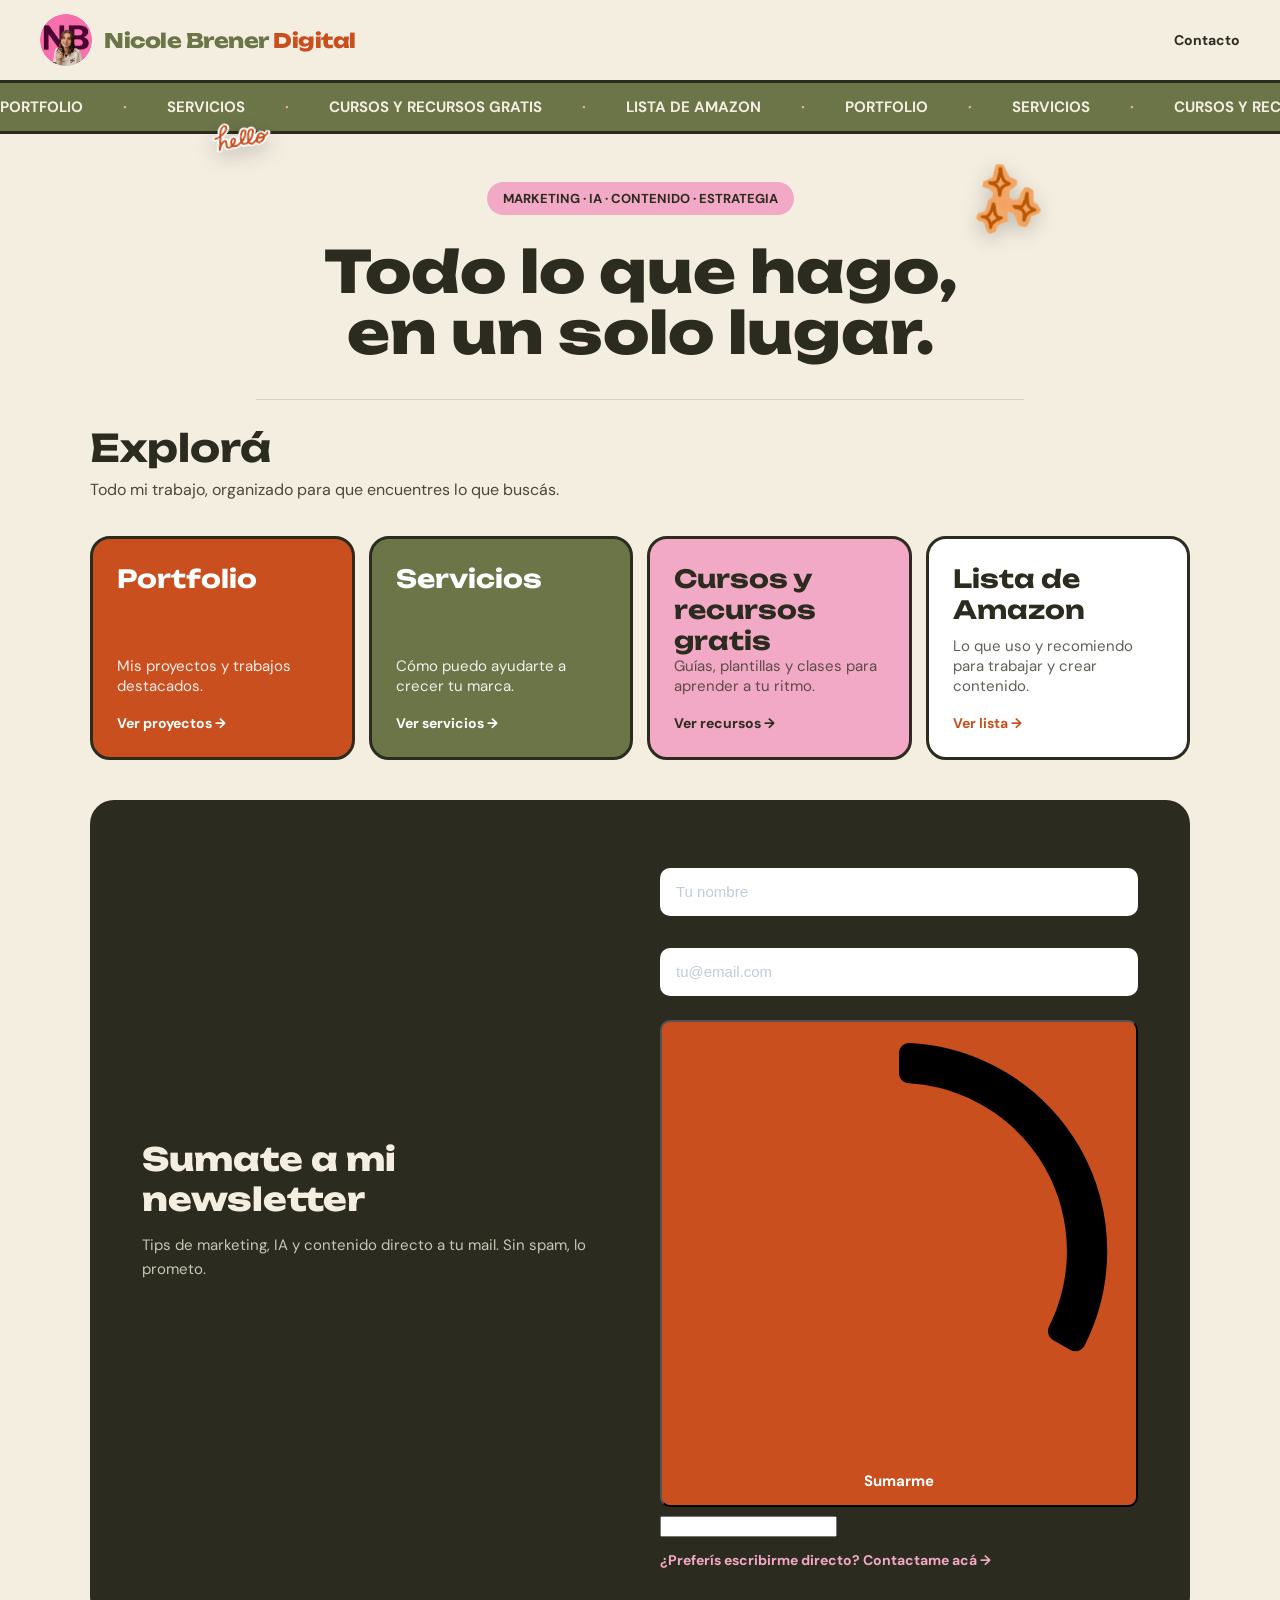
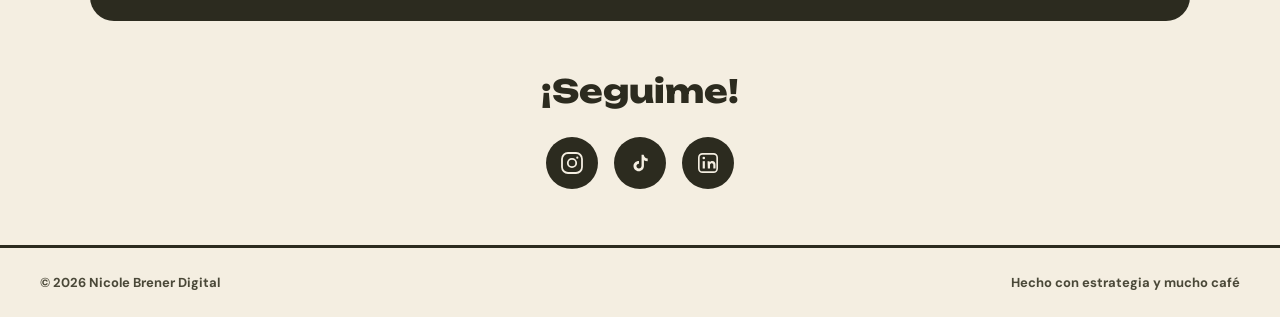
<file: index.html>
<!DOCTYPE html>
<html lang="es">
<head>
<meta charset="utf-8">
<!-- Google Tag Manager -->
<script>(function(w,d,s,l,i){w[l]=w[l]||[];w[l].push({'gtm.start':
new Date().getTime(),event:'gtm.js'});var f=d.getElementsByTagName(s)[0],
j=d.createElement(s),dl=l!='dataLayer'?'&l='+l:'';j.async=true;j.src=
'https://www.googletagmanager.com/gtm.js?id='+i+dl;f.parentNode.insertBefore(j,f);
})(window,document,'script','dataLayer','GTM-5FMBF49H');</script>
<!-- End Google Tag Manager -->
<meta name="viewport" content="width=device-width, initial-scale=1">
<title>Nicole Brener Digital</title>
<meta name="description" content="Portfolio, servicios, cursos y recursos de Nicole Brener Digital.">
<link rel="preconnect" href="https://fonts.googleapis.com">
<link rel="preconnect" href="https://fonts.gstatic.com" crossorigin>
<link href="https://fonts.googleapis.com/css2?family=Unbounded:wght@500;700;800&family=DM+Sans:wght@400;500;700&display=swap" rel="stylesheet">
<link rel="stylesheet" href="styles.css">

<!-- Begin Brevo Form: head assets -->
<style>
  @font-face {
    font-display: block;
    font-family: Roboto;
    src: url(https://assets.brevo.com/font/Roboto/Latin/normal/normal/7529907e9eaf8ebb5220c5f9850e3811.woff2) format("woff2"), url(https://assets.brevo.com/font/Roboto/Latin/normal/normal/25c678feafdc175a70922a116c9be3e7.woff) format("woff")
  }
  @font-face {
    font-display: fallback;
    font-family: Roboto;
    font-weight: 600;
    src: url(https://assets.brevo.com/font/Roboto/Latin/medium/normal/6e9caeeafb1f3491be3e32744bc30440.woff2) format("woff2"), url(https://assets.brevo.com/font/Roboto/Latin/medium/normal/71501f0d8d5aa95960f6475d5487d4c2.woff) format("woff")
  }
  @font-face {
    font-display: fallback;
    font-family: Roboto;
    font-weight: 700;
    src: url(https://assets.brevo.com/font/Roboto/Latin/bold/normal/3ef7cf158f310cf752d5ad08cd0e7e60.woff2) format("woff2"), url(https://assets.brevo.com/font/Roboto/Latin/bold/normal/ece3a1d82f18b60bcce0211725c476aa.woff) format("woff")
  }
  :where(.sib-form-message-panel) { display: none; }
  :where(.sib-form-message-panel .sib-notification__icon) { width: 20px; height: 20px; }
  #sib-container input:-ms-input-placeholder { font-family: Helvetica, sans-serif; text-align: left; color: #c0ccda; }
  #sib-container input::placeholder { font-family: Helvetica, sans-serif; text-align: left; color: #c0ccda; }
  #sib-container textarea::placeholder { font-family: Helvetica, sans-serif; text-align: left; color: #c0ccda; }
  #sib-container a { text-decoration: underline; color: #2BB2FC; }

  /* --- Reskin del widget de Brevo para que combine con la newsletter-box oscura del sitio --- */
  #sib-form-container { background: transparent !important; padding: 0 !important; }
  #sib-container {
    background: transparent !important;
    border: none !important;
    max-width: 100% !important;
    text-align: left !important;
  }
  #sib-form .sib-form-block { background: transparent !important; }
  #sib-form .sib-form-block p,
  #sib-form .entry__label,
  #sib-form .entry__specification { display: none !important; }
  #sib-form .form__entry { margin: 0; }
  #sib-form .entry__field { width: 100%; }
  #sib-form input.input {
    width: 100%;
    padding: 14px 16px;
    border-radius: 10px;
    border: none;
    font-size: 15px;
    font-family: 'DM Sans', sans-serif !important;
    box-sizing: border-box;
  }
  #sib-form .sib-input.sib-form-block { padding: 8px 0 !important; }
  #sib-form button.sib-form-block__button {
    width: 100%;
    background: #c94f1f !important;
    color: #fff !important;
    font-weight: 700 !important;
    font-size: 15px !important;
    padding: 14px 22px !important;
    border-radius: 10px !important;
    font-family: 'DM Sans', sans-serif !important;
    text-align: center !important;
    cursor: pointer;
  }
  #sib-form .sib-form-message-panel {
    font-family: 'DM Sans', sans-serif !important;
    border-radius: 12px !important;
    margin-top: 12px;
  }
</style>
<link rel="stylesheet" href="https://sibforms.com/forms/end-form/build/sib-styles.css">
<!-- End Brevo Form: head assets -->

<!-- Google tag (gtag.js) -->
<script async src="https://www.googletagmanager.com/gtag/js?id=G-BGZQY75JEX"></script>
<script>
  window.dataLayer = window.dataLayer || [];
  function gtag(){dataLayer.push(arguments);}
  gtag('js', new Date());
  gtag('config', 'G-BGZQY75JEX');
</script>
<!-- Meta Pixel Code -->
<script>
!function(f,b,e,v,n,t,s)
{if(f.fbq)return;n=f.fbq=function(){n.callMethod?
n.callMethod.apply(n,arguments):n.queue.push(arguments)};
if(!f._fbq)f._fbq=n;n.push=n;n.loaded=!0;n.version='2.0';
n.queue=[];t=b.createElement(e);t.async=!0;
t.src=v;s=b.getElementsByTagName(e)[0];
s.parentNode.insertBefore(t,s)}(window, document,'script',
'https://connect.facebook.net/en_US/fbevents.js');
fbq('init', '1725286001928372');
fbq('track', 'PageView');
</script>
<noscript><img height="1" width="1" style="display:none"
src="https://www.facebook.com/tr?id=1725286001928372&ev=PageView&noscript=1"
/></noscript>
<!-- End Meta Pixel Code -->
</head>
<body>
<!-- Google Tag Manager (noscript) -->
<noscript><iframe src="https://www.googletagmanager.com/ns.html?id=GTM-5FMBF49H"
height="0" width="0" style="display:none;visibility:hidden"></iframe></noscript>
<!-- End Google Tag Manager (noscript) -->
<div class="wrap">

  <nav class="nav">
    <div class="nav-brand">
      <img class="nav-logo" src="assets/logo.gif" alt="Nicole Brener Digital logo">
      <div class="nav-name">Nicole Brener <span>Digital</span></div>
    </div>
    <a class="nav-contact" href="mailto:contact@nicolebrenerdigital.com">Contacto</a>
  </nav>

  <div class="marquee">
    <div class="marquee-track">
      <div class="marquee-group">
        <span>PORTFOLIO</span><span class="dot">·</span>
        <span>SERVICIOS</span><span class="dot">·</span>
        <span>CURSOS Y RECURSOS GRATIS</span><span class="dot">·</span>
        <span>LISTA DE AMAZON</span><span class="dot">·</span>
      </div>
      <div class="marquee-group" aria-hidden="true">
        <span>PORTFOLIO</span><span class="dot">·</span>
        <span>SERVICIOS</span><span class="dot">·</span>
        <span>CURSOS Y RECURSOS GRATIS</span><span class="dot">·</span>
        <span>LISTA DE AMAZON</span><span class="dot">·</span>
      </div>
    </div>
  </div>

  <section class="hero" id="sobre-mi">
    <img class="sticker-sparkle" src="assets/sticker-sparkle.png" alt="">
    <div class="hero-badge">MARKETING · IA · CONTENIDO · ESTRATEGIA</div>
    <h1>Todo lo que hago,<br>en un solo lugar.</h1>
    <img class="sticker-hello" src="assets/sticker-hello.png" alt="">
  </section>

  <div class="divider"></div>

  <section class="links-section" id="links">
    <h2>Explorá</h2>
    <p>Todo mi trabajo, organizado para que encuentres lo que buscás.</p>
    <div class="links-grid">
      <a class="link-card card-portfolio" href="/portfolio/" target="_blank" rel="noopener">
        <div class="card-title">Portfolio</div>
        <div>
          <p>Mis proyectos y trabajos destacados.</p>
          <span class="card-cta">Ver proyectos →</span>
        </div>
      </a>
      <a class="link-card card-servicios" href="/servicios/" target="_blank" rel="noopener">
        <div class="card-title">Servicios</div>
        <div>
          <p>Cómo puedo ayudarte a crecer tu marca.</p>
          <span class="card-cta">Ver servicios →</span>
        </div>
      </a>
      <a class="link-card card-cursos" href="/cursos-y-recursos-gratis/">
        <div class="card-title">Cursos y recursos gratis</div>
        <div>
          <p>Guías, plantillas y clases para aprender a tu ritmo.</p>
          <span class="card-cta">Ver recursos →</span>
        </div>
      </a>
      <a class="link-card card-amazon" href="https://www.amazon.es/shop/nickibrener" target="_blank" rel="noopener">
        <div class="card-title">Lista de Amazon</div>
        <div>
          <p>Lo que uso y recomiendo para trabajar y crear contenido.</p>
          <span class="card-cta">Ver lista →</span>
        </div>
      </a>
    </div>
  </section>

  <section class="newsletter-section" id="contacto">
    <div class="newsletter-box">
      <div>
        <h2>Sumate a mi newsletter</h2>
        <p>Tips de marketing, IA y contenido directo a tu mail. Sin spam, lo prometo.</p>
      </div>
      <div class="newsletter-form-col">

        <!-- Begin Brevo Form: widget -->
        <div class="sib-form" style="text-align: center; background-color: transparent;">
          <div id="sib-form-container" class="sib-form-container">
            <div id="error-message" class="sib-form-message-panel" style="font-family:Helvetica, sans-serif; font-size:16px; text-align:left; color:#661d1d; background-color:#ffeded; border-color:#ff4949; border-radius:3px; max-width:540px;">
              <div class="sib-form-message-panel__text sib-form-message-panel__text--center">
                <svg viewBox="0 0 512 512" class="sib-icon sib-notification__icon"><path d="M256 40c118.621 0 216 96.075 216 216 0 119.291-96.61 216-216 216-119.244 0-216-96.562-216-216 0-119.203 96.602-216 216-216m0-32C119.043 8 8 119.083 8 256c0 136.997 111.043 248 248 248s248-111.003 248-248C504 119.083 392.957 8 256 8zm-11.49 120h22.979c6.823 0 12.274 5.682 11.99 12.5l-7 168c-.268 6.428-5.556 11.5-11.99 11.5h-8.979c-6.433 0-11.722-5.073-11.99-11.5l-7-168c-.283-6.818 5.167-12.5 11.99-12.5zM256 340c-15.464 0-28 12.536-28 28s12.536 28 28 28 28-12.536 28-28-12.536-28-28-28z"/></svg>
                <span class="sib-form-message-panel__inner-text">No hemos podido validar tu suscripción.</span>
              </div>
            </div>
            <div></div>
            <div id="success-message" class="sib-form-message-panel" style="font-family:Helvetica, sans-serif; font-size:16px; text-align:left; color:#085229; background-color:#e7faf0; border-color:#13ce66; border-radius:3px; max-width:540px;">
              <div class="sib-form-message-panel__text sib-form-message-panel__text--center">
                <svg viewBox="0 0 512 512" class="sib-icon sib-notification__icon"><path d="M256 8C119.033 8 8 119.033 8 256s111.033 248 248 248 248-111.033 248-248S392.967 8 256 8zm0 464c-118.664 0-216-96.055-216-216 0-118.663 96.055-216 216-216 118.664 0 216 96.055 216 216 0 118.663-96.055 216-216 216zm141.63-274.961L217.15 376.071c-4.705 4.667-12.303 4.637-16.97-.068l-85.878-86.572c-4.667-4.705-4.637-12.303.068-16.97l8.52-8.451c4.705-4.667 12.303-4.637 16.97.068l68.976 69.533 163.441-162.13c4.705-4.667 12.303-4.637 16.97.068l8.451 8.52c4.668 4.705 4.637 12.303-.068 16.97z"/></svg>
                <span class="sib-form-message-panel__inner-text">Se ha realizado tu suscripción.</span>
              </div>
            </div>
            <div></div>
            <div id="sib-container" class="sib-container--large sib-container--vertical" style="text-align:center; background-color:transparent; direction:ltr">
              <form id="sib-form" method="POST" action="https://2bf8993e.sibforms.com/serve/[base64]" data-type="subscription">
                <div style="padding: 8px 0;">
                  <div class="sib-input sib-form-block">
                    <div class="form__entry entry_block">
                      <div class="form__label-row">
                        <div class="entry__field">
                          <input class="input" maxlength="200" type="text" id="NOMBRE" name="NOMBRE" autocomplete="off" placeholder="Tu nombre" data-required="true" required />
                        </div>
                      </div>
                      <label class="entry__error entry__error--primary" style="font-family:Helvetica, sans-serif; font-size:16px; text-align:left; color:#661d1d; background-color:#ffeded; border-color:#ff4949; border-radius:3px;"></label>
                    </div>
                  </div>
                </div>
                <div style="padding: 8px 0;">
                  <div class="sib-input sib-form-block">
                    <div class="form__entry entry_block">
                      <div class="form__label-row">
                        <div class="entry__field">
                          <input class="input" type="text" id="EMAIL" name="EMAIL" autocomplete="off" value="" placeholder="tu@email.com" data-required="true" required />
                        </div>
                      </div>
                      <label class="entry__error entry__error--primary" style="font-family:Helvetica, sans-serif; font-size:16px; text-align:left; color:#661d1d; background-color:#ffeded; border-color:#ff4949; border-radius:3px;"></label>
                    </div>
                  </div>
                </div>
                <div style="padding: 8px 0;">
                  <div class="sib-form-block" style="text-align: left">
                    <button class="sib-form-block__button sib-form-block__button-with-loader" form="sib-form" type="submit">
                      <svg class="icon clickable__icon progress-indicator__icon sib-hide-loader-icon" viewBox="0 0 512 512"><path d="M460.116 373.846l-20.823-12.022c-5.541-3.199-7.54-10.159-4.663-15.874 30.137-59.886 28.343-131.652-5.386-189.946-33.641-58.394-94.896-95.833-161.827-99.676C261.028 55.961 256 50.751 256 44.352V20.309c0-6.904 5.808-12.337 12.703-11.982 83.556 4.306 160.163 50.864 202.11 123.677 42.063 72.696 44.079 162.316 6.031 236.832-3.14 6.148-10.75 8.461-16.728 5.01z"/></svg>
                      Sumarme
                    </button>
                  </div>
                </div>
                <input type="text" name="email_address_check" value="" class="input--hidden">
                <input type="hidden" name="locale" value="es">
              </form>
            </div>
          </div>
        </div>
        <!-- End Brevo Form: widget -->

        <a class="newsletter-direct" href="mailto:contact@nicolebrenerdigital.com">¿Preferís escribirme directo? Contactame acá →</a>
      </div>
    </div>
  </section>

  <section class="redes-section" id="redes">
    <h2>¡Seguime!</h2>
    <div class="redes-icons">
      <a href="https://www.instagram.com/nicolebrener_digital/" target="_blank" rel="noopener" aria-label="Instagram">
        <svg width="24" height="24" viewBox="0 0 24 24" fill="none"><rect x="2" y="2" width="20" height="20" rx="6" stroke="#f4eee1" stroke-width="1.8"/><circle cx="12" cy="12" r="4.2" stroke="#f4eee1" stroke-width="1.8"/><circle cx="17.3" cy="6.7" r="1.1" fill="#f4eee1"/></svg>
      </a>
      <a href="https://www.tiktok.com/@nicolebrener" target="_blank" rel="noopener" aria-label="TikTok">
        <svg width="22" height="22" viewBox="0 0 24 24" fill="none"><path d="M16 3c.5 2.4 2 3.9 4.4 4.1v3.1c-1.5 0-2.9-.4-4.1-1.2v6.3c0 3.3-2.6 5.7-5.7 5.7S4.9 18.6 4.9 15.3c0-3.2 2.7-5.7 6-5.6v3.2c-1.5-.1-2.8 1-2.8 2.5 0 1.5 1.2 2.6 2.7 2.6 1.6 0 2.9-1.2 2.9-2.9V3h2.3z" fill="#f4eee1"/></svg>
      </a>
      <a href="https://www.linkedin.com/in/nicolebrener" target="_blank" rel="noopener" aria-label="LinkedIn">
        <svg width="22" height="22" viewBox="0 0 24 24" fill="none"><rect x="2" y="2" width="20" height="20" rx="4" stroke="#f4eee1" stroke-width="1.8"/><rect x="6.2" y="10" width="2.4" height="8" fill="#f4eee1"/><circle cx="7.4" cy="6.6" r="1.4" fill="#f4eee1"/><path d="M11.5 10h2.3v1.3c.6-.9 1.5-1.5 2.9-1.5 2.2 0 3.5 1.4 3.5 4.1V18h-2.4v-3.7c0-1.3-.5-2.1-1.6-2.1-1 0-1.7.7-1.9 1.4-.1.2-.1.5-.1.8V18h-2.4z" fill="#f4eee1"/></svg>
      </a>
    </div>
  </section>

  <footer>
    <span>© 2026 Nicole Brener Digital</span>
    <span>Hecho con estrategia y mucho café</span>
  </footer>

</div>
<script src="script.js"></script>

<!-- Begin Brevo Form: footer script -->
<script>
  window.REQUIRED_CODE_ERROR_MESSAGE = 'Elige un código de país';
  window.LOCALE = 'es';
  window.EMAIL_INVALID_MESSAGE = window.SMS_INVALID_MESSAGE = "La información que has proporcionado no es válida. Compruebe el formato del campo e inténtalo de nuevo.";
  window.REQUIRED_ERROR_MESSAGE = "Este campo no puede quedarse vacío. ";
  window.GENERIC_INVALID_MESSAGE = "La información que has proporcionado no es válida. Compruebe el formato del campo e inténtalo de nuevo.";
  window.INVALID_NUMBER = "La información que has proporcionado no es válida. Compruebe el formato del campo e inténtalo de nuevo.";
  window.INVALID_DATE = "Introduce una fecha válida";
  window.REQUIRED_MULTISELECT_MESSAGE = 'Selecciona al menos una opción';
  window.translation = {
    common: {
      selectedList: '{quantity} lista seleccionada',
      selectedLists: '{quantity} listas seleccionadas',
      selectedOption: '{quantity} seleccionado',
      selectedOptions: '{quantity} seleccionados',
    }
  };
  var AUTOHIDE = Boolean(0);
</script>
<script defer src="https://sibforms.com/forms/end-form/build/main.js"></script>
<!-- End Brevo Form: footer script -->

</body>
</html>
</file>
<file: styles.css>
@font-face { font-family: 'Unbounded'; src: local('Unbounded'); }

* { box-sizing: border-box; }

html, body {
  margin: 0;
  background: #f4eee1;
  font-family: 'DM Sans', sans-serif;
  color: #2c2b1f;
  overflow-x: hidden;
}

a { color: #c94f1f; text-decoration: none; }
a:hover { color: #8f6b1f; }

.wrap { background: #f4eee1; color: #2c2b1f; }

/* Nav */
.nav {
  position: sticky;
  top: 0;
  z-index: 50;
  display: flex;
  align-items: center;
  justify-content: space-between;
  padding: 14px clamp(16px, 5vw, 40px);
  background: #f4eee1;
  border-bottom: 3px solid #2c2b1f;
  flex-wrap: wrap;
  gap: 12px;
}
.nav-brand { display: flex; align-items: center; gap: 12px; }
.nav-logo { width: 52px; height: 52px; border-radius: 50%; object-fit: cover; flex-shrink: 0; }
.nav-name { font-family: 'Unbounded', sans-serif; font-weight: 800; font-size: 20px; letter-spacing: -0.5px; color: #6b7548; }
.nav-name span { color: #c94f1f; }
.nav-contact { font-weight: 700; font-size: 14px; color: #2c2b1f; }

/* Marquee */
.marquee { background: #6b7548; padding: 14px 0; overflow: hidden; border-bottom: 3px solid #2c2b1f; }
.marquee-track { display: flex; width: max-content; animation: marquee 22s linear infinite; }
.marquee-group { display: flex; gap: 40px; padding-right: 40px; }
.marquee-group span { font-weight: 700; font-size: 15px; white-space: nowrap; color: #f4eee1; }
.marquee-group span.dot { color: #f2a9c5; }
@keyframes marquee { from { transform: translateX(0); } to { transform: translateX(-50%); } }

/* Hero */
.hero {
  display: flex;
  flex-direction: column;
  align-items: center;
  justify-content: center;
  text-align: center;
  padding: 48px clamp(20px, 6vw, 40px) 8px;
  margin: 0 auto;
  max-width: 900px;
  position: relative;
}
.sticker-sparkle { position: absolute; top: 23px; right: 4%; width: clamp(56px, 9vw, 88px); z-index: 2; transform: rotate(8deg); filter: drop-shadow(0 6px 10px rgba(0,0,0,0.2)); }
.sticker-hello { position: absolute; top: -21px; left: 21px; width: 62px; height: 54px; z-index: 2; transform: rotate(-8deg); filter: drop-shadow(0 6px 10px rgba(0,0,0,0.2)); }
.hero-badge { display: inline-block; background: #f2a9c5; color: #2c2b1f; font-weight: 700; font-size: 13px; padding: 8px 16px; border-radius: 999px; margin-bottom: 26px; }
.hero h1 { font-family: 'Unbounded', sans-serif; font-weight: 800; font-size: clamp(32px, 7vw, 58px); line-height: 1.05; margin: 0 0 18px; color: #2c2b1f; }

.divider { height: 1px; width: 60%; background: #2c2b1f; opacity: 0.15; margin: 10px auto; }

/* Links */
.links-section { padding: 14px clamp(20px, 6vw, 40px) 20px; max-width: 1180px; margin: 0 auto; position: relative; }
.links-section h2 { font-family: 'Unbounded', sans-serif; font-weight: 700; font-size: clamp(28px, 5vw, 38px); margin: 0 0 8px; color: #2c2b1f; }
.links-section > p { font-size: 16px; color: #4a4838; margin: 0 0 36px; }
.links-grid { display: grid; grid-template-columns: repeat(auto-fit, minmax(150px, 1fr)); gap: 14px; }
.link-card {
  border-radius: 20px;
  padding: clamp(14px, 2.5vw, 24px);
  display: flex;
  flex-direction: column;
  justify-content: space-between;
  min-height: clamp(90px, 14vw, 150px);
  border: 3px solid #2c2b1f;
  position: relative;
}
.link-card .card-title { font-family: 'Unbounded', sans-serif; font-weight: 700; font-size: clamp(20px, 2.6vw, 25px); }
.link-card p { font-size: 15px; margin: 0 0 16px; }
.link-card .card-cta { font-weight: 700; font-size: 14px; }
.card-portfolio { background: #c94f1f; color: #fff; }
.card-portfolio p { opacity: 0.9; }
.card-servicios { background: #6b7548; color: #fff; }
.card-servicios p { opacity: 0.9; }
.card-cursos { background: #f2a9c5; color: #2c2b1f; }
.card-cursos p { opacity: 0.75; }
.card-amazon { background: #fff; color: #2c2b1f; }
.card-amazon p { opacity: 0.75; }
.card-amazon .card-cta { color: #c94f1f; }
.link-card:hover, .link-card:hover .card-title, .link-card:hover p, .link-card:hover .card-cta { color: inherit; }
.card-amazon:hover .card-cta { color: #c94f1f; }
.pill-proximamente {
  position: absolute;
  top: 93px;
  left: -5px;
  background: #2c2b1f;
  color: #f4eee1;
  font-weight: 700;
  font-size: 12px;
  letter-spacing: 0.5px;
  padding: 6px 12px;
  border-radius: 999px;
}

/* Newsletter */
.newsletter-section { padding: 20px clamp(20px, 6vw, 40px) 30px; max-width: 1180px; margin: 0 auto; }
.newsletter-box {
  background: #2c2b1f;
  border-radius: 24px;
  padding: clamp(28px, 5vw, 52px);
  display: grid;
  grid-template-columns: repeat(auto-fit, minmax(260px, 1fr));
  gap: 40px;
  align-items: center;
}
.newsletter-box h2 { font-family: 'Unbounded', sans-serif; font-weight: 800; font-size: 32px; color: #f4eee1; margin: 0 0 14px; }
.newsletter-box > div > p { color: #c9c7b6; font-size: 15px; line-height: 1.6; margin: 0; }
.newsletter-form-col { display: flex; flex-direction: column; gap: 14px; }
#newsletter-form { display: flex; gap: 10px; flex-wrap: wrap; }
#newsletter-form input[type="text"], #newsletter-form input[type="email"] {
  flex: 1;
  min-width: 120px;
  padding: 14px 16px;
  border-radius: 10px;
  border: none;
  font-size: 15px;
  font-family: 'DM Sans', sans-serif;
}
#newsletter-form input[name="EMAIL"] { min-width: 160px; }
#newsletter-form button {
  background: #c94f1f;
  color: #fff;
  font-weight: 700;
  font-size: 15px;
  padding: 14px 22px;
  border-radius: 10px;
  border: none;
  cursor: pointer;
}
.newsletter-success { background: #f2a9c5; color: #2c2b1f; font-weight: 700; font-size: 16px; padding: 16px 20px; border-radius: 12px; display: none; }
.newsletter-success.visible { display: block; }
.newsletter-direct { color: #f2a9c5; font-weight: 700; font-size: 14px; }

/* Redes */
.redes-section { padding: 20px clamp(20px, 6vw, 40px) 56px; max-width: 1180px; margin: 0 auto; text-align: center; }
.redes-section h2 { font-family: 'Unbounded', sans-serif; font-weight: 800; font-size: clamp(26px, 4.5vw, 32px); margin: 0 0 26px; color: #2c2b1f; }
.redes-icons { display: flex; gap: 16px; justify-content: center; }
.redes-icons a { background: #2c2b1f; width: 52px; height: 52px; border-radius: 50%; display: flex; align-items: center; justify-content: center; flex-shrink: 0; }

/* Footer */
footer {
  border-top: 3px solid #2c2b1f;
  padding: 26px clamp(20px, 6vw, 40px);
  display: flex;
  justify-content: space-between;
  align-items: center;
  flex-wrap: wrap;
  gap: 12px;
}
footer span { font-weight: 700; font-size: 13px; color: #4a4838; }

/* Mobile */
@media (max-width: 640px) {
  .nav { padding: 12px 16px; }
  .nav-logo { width: 40px; height: 40px; }
  .nav-name { font-size: 17px; }
  .marquee-group span { font-size: 13px; }
  .marquee-group { gap: 28px; padding-right: 28px; }
  .hero { padding: 40px 20px 8px; }
  .sticker-sparkle { width: 56px; top: 10px; }
  .sticker-hello { width: 48px; height: 42px; top: -16px; left: 12px; }
  .links-grid { grid-template-columns: 1fr; }
  .newsletter-box { padding: 28px 20px; gap: 24px; }
  #newsletter-form { flex-direction: column; }
  #newsletter-form input, #newsletter-form button { width: 100%; }
  footer { flex-direction: column; text-align: center; }
}

@media (min-width: 641px) and (max-width: 900px) {
  .links-grid { grid-template-columns: repeat(2, 1fr); }
}
</file>
